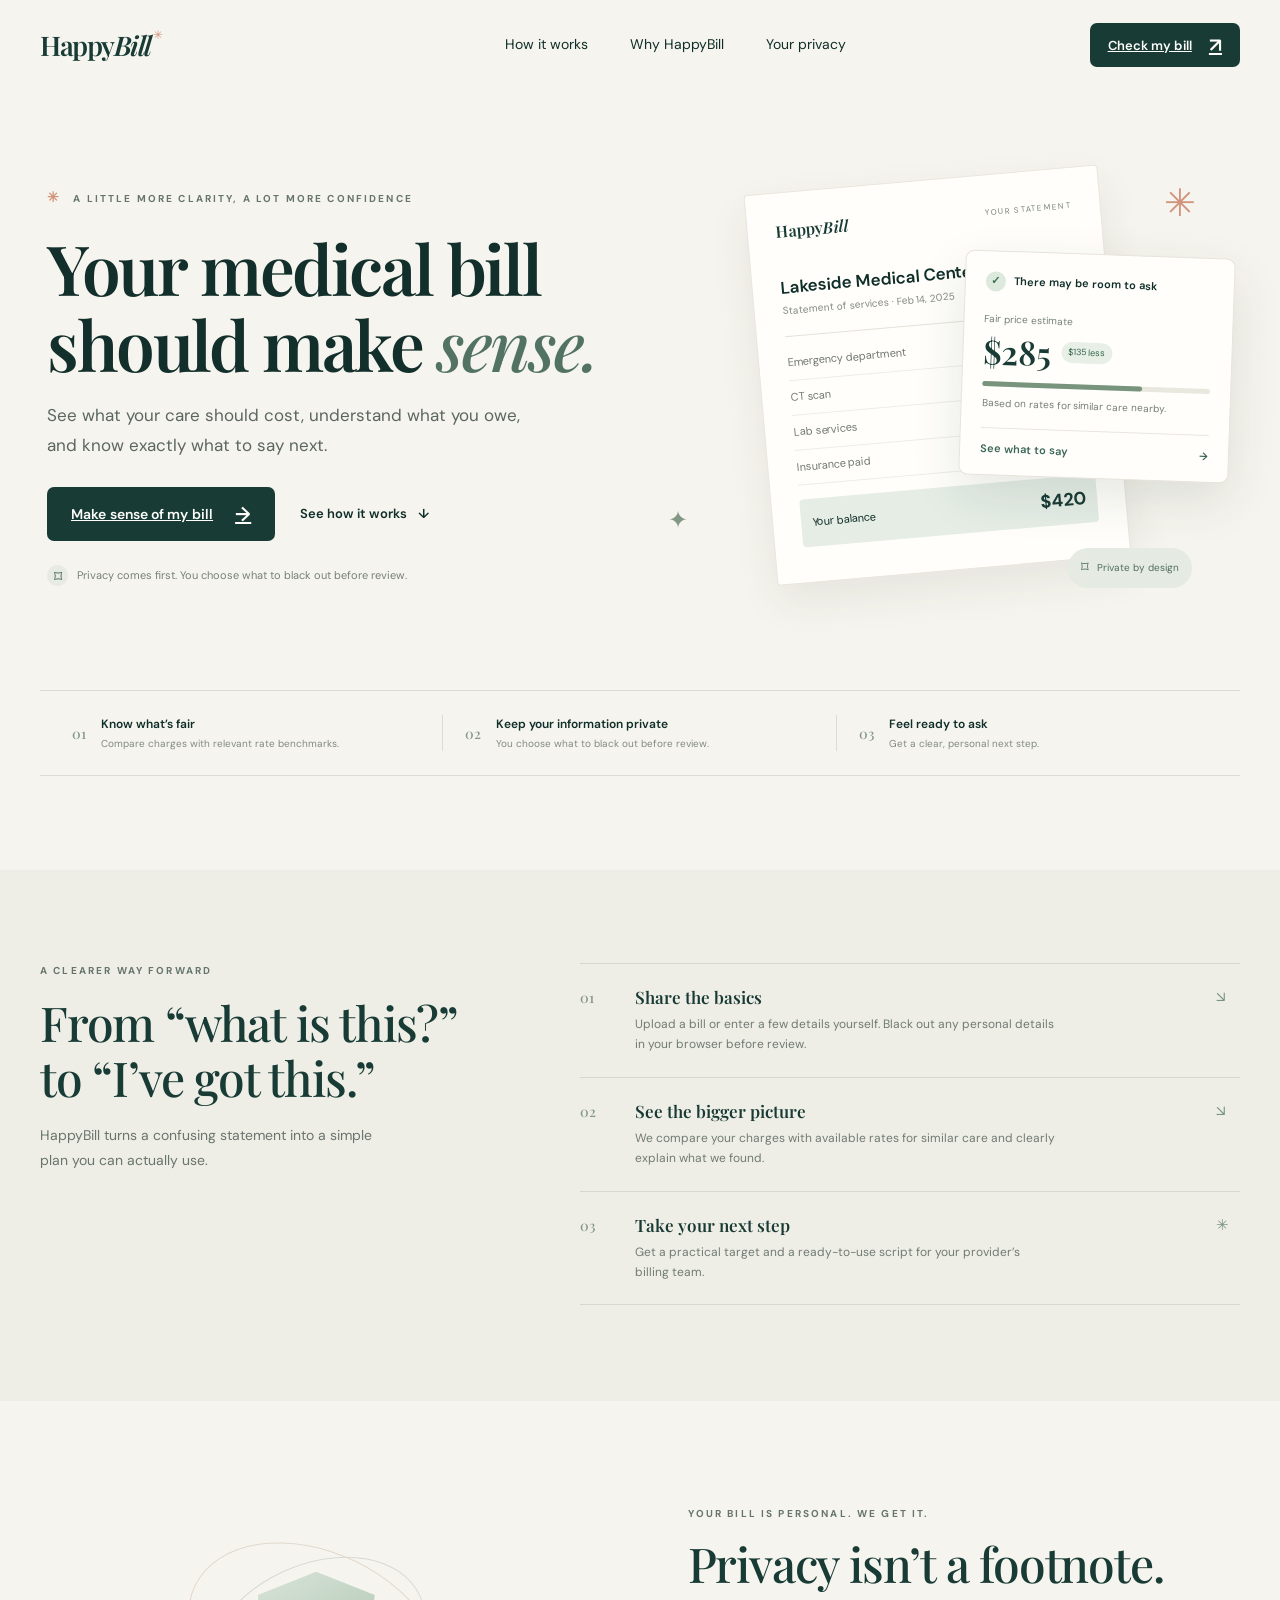
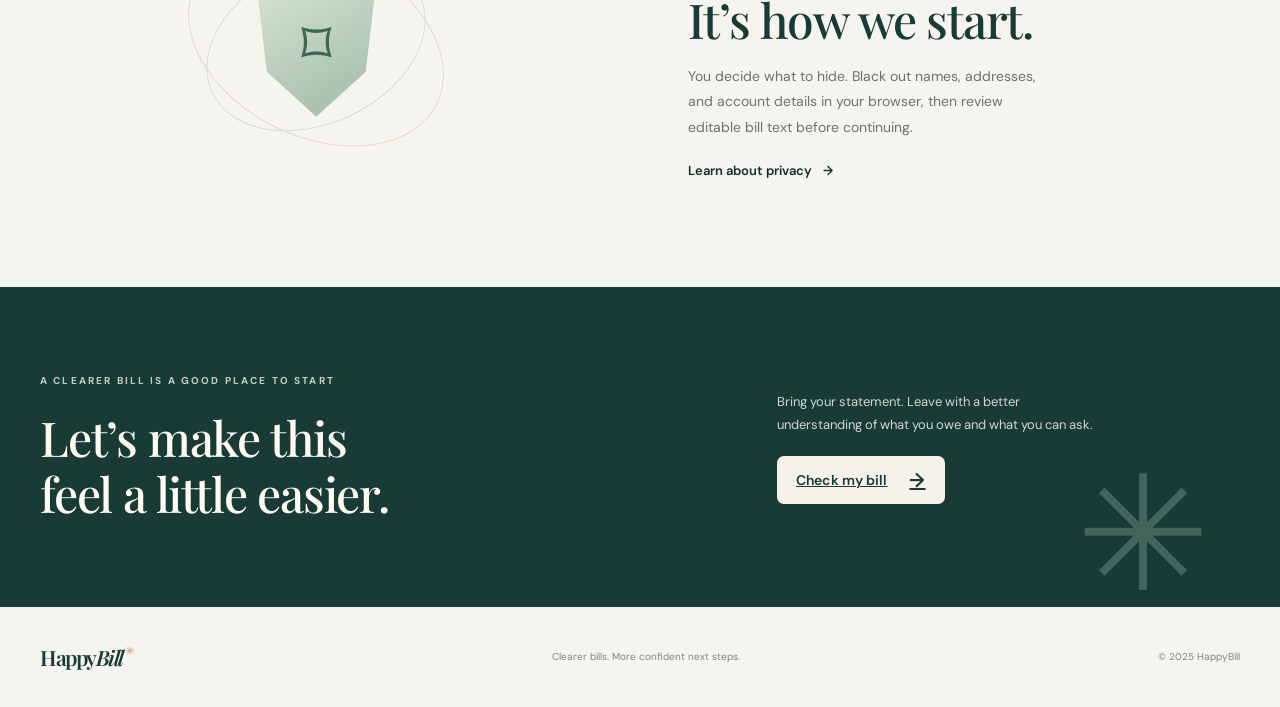
<file: Frontend/index.html>
<!doctype html>
<html lang="en">
<head>
  <meta charset="utf-8" />
  <meta name="viewport" content="width=device-width, initial-scale=1" />
  <meta name="theme-color" content="#f6f4ee" />
  <title>HappyBill — Make sense of your medical bill</title>
  <link rel="preconnect" href="https://fonts.googleapis.com">
  <link rel="preconnect" href="https://fonts.gstatic.com" crossorigin>
  <link href="https://fonts.googleapis.com/css2?family=DM+Sans:wght@400;500;600;700&family=Playfair+Display:wght@500;600;700&display=swap" rel="stylesheet">
  <link rel="stylesheet" href="styles.css" />
</head>
<body>
  <header class="site-header wrap">
    <a class="brand" href="#top" aria-label="HappyBill home">Happy<span>Bill</span><i>✳</i></a>
    <nav aria-label="Main navigation">
      <a href="#how-it-works">How it works</a>
      <a href="#why-happybill">Why HappyBill</a>
      <a href="#privacy">Your privacy</a>
    </nav>
    <a class="button button-small" href="analyze.html">Check my bill <span aria-hidden="true">↗</span></a>
    <button class="menu-toggle" aria-label="Open navigation" aria-expanded="false">☰</button>
  </header>

  <main id="top">
    <section class="hero wrap">
      <div class="hero-copy">
        <p class="eyebrow"><span class="eyebrow-mark">✳</span> A little more clarity, a lot more confidence</p>
        <h1>Your medical bill<br>should make <em>sense.</em></h1>
        <p class="hero-lede">See what your care should cost, understand what you owe, and know exactly what to say next.</p>
        <div class="hero-actions">
          <a class="button" href="analyze.html">Make sense of my bill <span aria-hidden="true">→</span></a>
          <a class="text-link" href="#how-it-works">See how it works <span aria-hidden="true">↓</span></a>
        </div>
        <div class="trust-row"><span class="lock-icon">⌑</span><span>Privacy comes first. You choose what to black out before review.</span></div>
      </div>
      <div class="hero-art" aria-label="Illustration of a medical bill and a clear cost breakdown">
        <div class="spark spark-one">✳</div><div class="spark spark-two">✦</div>
        <article class="paper bill-paper">
          <div class="paper-top"><span class="mini-brand">Happy<span>Bill</span></span><span class="paper-tag">YOUR STATEMENT</span></div>
          <p class="hospital-name">Lakeside Medical Center</p><p class="muted small">Statement of services · Feb 14, 2025</p>
          <div class="bill-rule"></div>
          <div class="bill-line"><span>Emergency department</span><b>$2,840</b></div>
          <div class="bill-line"><span>CT scan</span><b>$1,200</b></div>
          <div class="bill-line"><span>Lab services</span><b>$320</b></div>
          <div class="bill-line"><span>Insurance paid</span><b class="negative">−$3,940</b></div>
          <div class="bill-total"><span>Your balance</span><b>$420</b></div>
          <div class="redaction redaction-one"></div><div class="redaction redaction-two"></div>
        </article>
        <article class="insight-card">
          <div class="insight-head"><span class="check-badge">✓</span><span>There may be room to ask</span></div>
          <p class="insight-label">Fair price estimate</p><div class="price-row"><strong>$285</strong><span class="price-pill">$135 less</span></div>
          <div class="meter"><i></i></div>
          <p class="insight-note">Based on rates for similar care nearby.</p>
          <div class="insight-footer">See what to say <span>→</span></div>
        </article>
        <div class="privacy-note"><span>⌑</span> Private by design</div>
      </div>
    </section>

    <section class="proof-strip wrap" id="why-happybill">
      <div><span class="proof-icon">01</span><p><b>Know what’s fair</b><small>Compare charges with relevant rate benchmarks.</small></p></div>
      <div><span class="proof-icon">02</span><p><b>Keep your information private</b><small>You choose what to black out before review.</small></p></div>
      <div><span class="proof-icon">03</span><p><b>Feel ready to ask</b><small>Get a clear, personal next step.</small></p></div>
    </section>

    <section class="how-section" id="how-it-works">
      <div class="wrap how-inner">
        <div class="section-heading"><p class="eyebrow">A clearer way forward</p><h2>From “what is this?”<br>to “I’ve got this.”</h2><p>HappyBill turns a confusing statement into a simple plan you can actually use.</p></div>
        <div class="steps">
          <article class="step"><span class="step-number">01</span><div><h3>Share the basics</h3><p>Upload a bill or enter a few details yourself. Black out any personal details in your browser before review.</p></div><span class="step-doodle">↘</span></article>
          <article class="step"><span class="step-number">02</span><div><h3>See the bigger picture</h3><p>We compare your charges with available rates for similar care and clearly explain what we found.</p></div><span class="step-doodle">↘</span></article>
          <article class="step"><span class="step-number">03</span><div><h3>Take your next step</h3><p>Get a practical target and a ready-to-use script for your provider’s billing team.</p></div><span class="step-doodle">✳</span></article>
        </div>
      </div>
    </section>

    <section class="privacy-section wrap" id="privacy"><div class="privacy-illustration"><div class="shield">⌑</div><span class="orbit orbit-a"></span><span class="orbit orbit-b"></span></div><div class="privacy-copy"><p class="eyebrow">Your bill is personal. We get it.</p><h2>Privacy isn’t a footnote.<br>It’s how we start.</h2><p>You decide what to hide. Black out names, addresses, and account details in your browser, then review editable bill text before continuing.</p><a class="text-link" href="analyze.html">Learn about privacy <span>→</span></a></div></section>

    <section class="cta-band"><div class="wrap cta-inner"><div><p class="eyebrow">A clearer bill is a good place to start</p><h2>Let’s make this<br>feel a little easier.</h2></div><div><p>Bring your statement. Leave with a better understanding of what you owe and what you can ask.</p><a class="button button-light" href="analyze.html">Check my bill <span>→</span></a></div><span class="cta-flower">✳</span></div></section>
  </main>
  <footer class="site-footer wrap" id="faq"><a class="brand" href="#top">Happy<span>Bill</span><i>✳</i></a><p>Clearer bills. More confident next steps.</p><span>© 2025 HappyBill</span></footer>

</body>
</html>
</file>
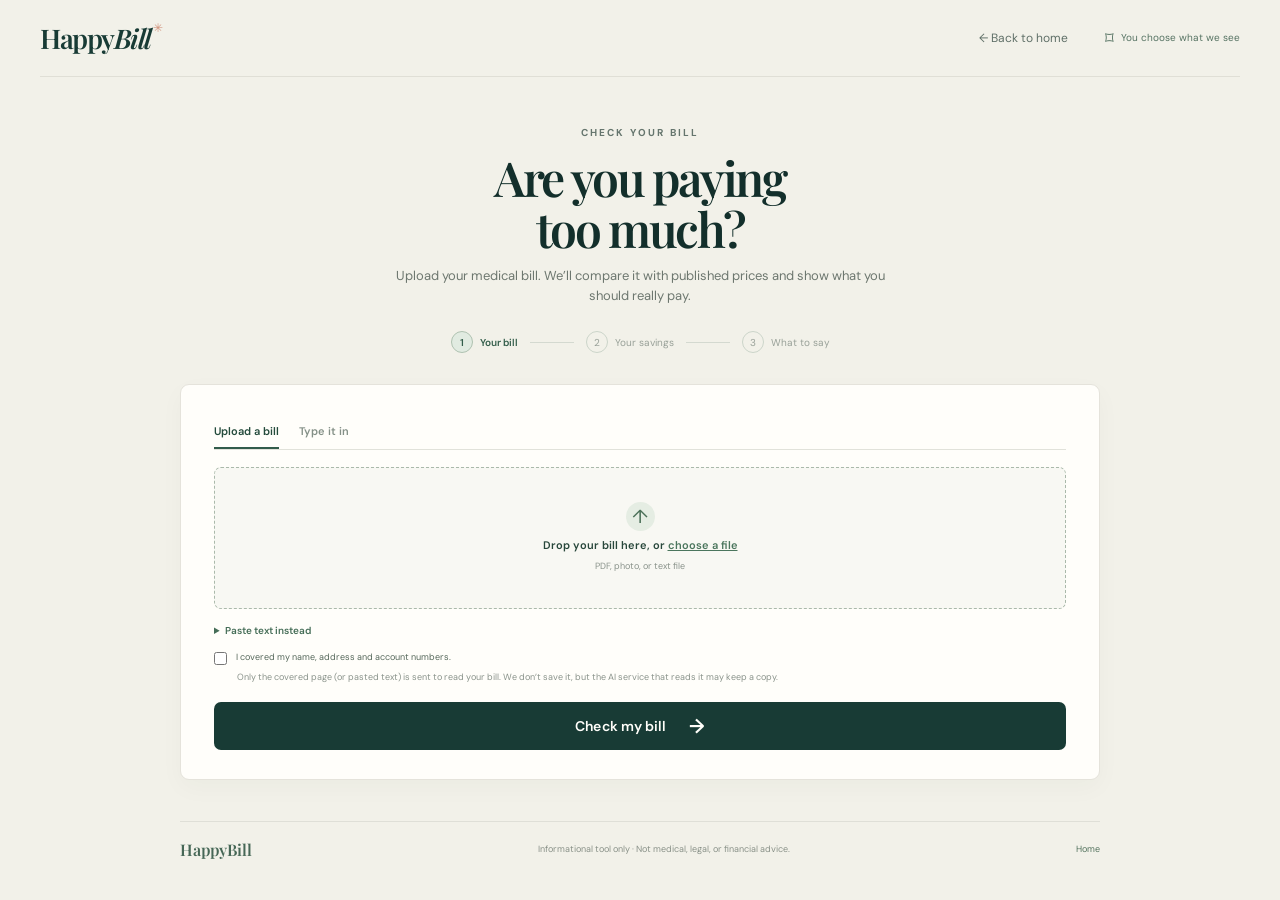
<file: Frontend/analyze.html>
<!doctype html>
<html lang="en">
<head>
  <meta charset="utf-8"><meta name="viewport" content="width=device-width, initial-scale=1"><meta name="theme-color" content="#f6f4ee">
  <title>Check your bill — HappyBill</title>
  <link rel="preconnect" href="https://fonts.googleapis.com"><link rel="preconnect" href="https://fonts.gstatic.com" crossorigin>
  <link href="https://fonts.googleapis.com/css2?family=DM+Sans:wght@400;500;600;700&family=Playfair+Display:wght@500;600;700&display=swap" rel="stylesheet">
  <link rel="stylesheet" href="styles.css"><link rel="stylesheet" href="analyze.css">
</head>
<body class="analyzer-page">
  <header class="site-header wrap"><a class="brand" href="index.html">Happy<span>Bill</span><i>✳</i></a><a class="back-home" href="index.html">← Back to home</a><div class="privacy-header"><span>⌑</span> You choose what we see</div></header>
  <main class="analyzer-main wrap">
    <section class="analyzer-intro"><p class="eyebrow">Check your bill</p><h1>Are you paying<br>too much?</h1><p>Upload your medical bill. We’ll compare it with published prices and show what you should really pay.</p>
      <div class="progress-track" aria-label="Three step process"><div class="progress-step current"><i>1</i><span>Your bill</span></div><b></b><div class="progress-step"><i>2</i><span>Your savings</span></div><b></b><div class="progress-step"><i>3</i><span>What to say</span></div></div>
    </section>

    <section class="work-card" id="bill-step">
      <div class="input-tabs" role="tablist"><button class="input-tab selected" role="tab" aria-selected="true" data-view="upload-view">Upload a bill</button><button class="input-tab" role="tab" aria-selected="false" data-view="manual-view">Type it in</button></div>

      <div id="upload-view" class="input-view">
        <label class="drop-area" id="drop-area" for="bill-file"><span class="upload-symbol">↑</span><b>Drop your bill here, or <u>choose a file</u></b><small>PDF, photo, or text file</small><input id="bill-file" type="file" accept=".pdf,.jpg,.jpeg,.png,.txt,.csv,application/pdf,image/jpeg,image/png,text/plain,text/csv"></label>
        <div class="file-status" aria-live="polite"></div>
        <div class="extract-status hidden" aria-live="polite"></div>
        <div class="redaction-preview hidden" id="redaction-preview">
          <div class="preview-title"><b id="preview-heading">Cover your personal details</b><span id="preview-instructions">Drag over your name, address and account numbers</span></div>
          <div class="canvas-toolbar hidden" id="canvas-toolbar"><button class="subtle-button" id="undo-blackout" type="button">↶ Undo</button><button class="subtle-button" id="clear-blackouts" type="button">Clear</button><div class="pdf-pages hidden" id="pdf-pages"><button class="subtle-button" id="previous-page" type="button">← Previous</button><span id="page-count"></span><button class="subtle-button" id="next-page" type="button">Next →</button></div><button class="subtle-button remove-bill" id="clear-upload" type="button">Remove bill</button></div>
          <div class="canvas-frame hidden" id="canvas-frame"><canvas id="redacted-canvas" aria-label="Bill page. Drag to black out private information."></canvas></div>
        </div>
        <details class="paste-toggle" id="paste-toggle"><summary>Paste text instead</summary><textarea id="bill-text" rows="6" placeholder="Paste your bill’s text here. Remove your name, address and account numbers first."></textarea></details>
        <label class="review-confirm"><input id="confirm-redaction" type="checkbox"><span>I covered my name, address and account numbers.</span></label>
        <p class="privacy-line">Only the covered page (or pasted text) is sent to read your bill. We don’t save it, but the AI service that reads it may keep a copy.</p>
      </div>

      <form id="manual-view" class="input-view manual-form hidden">
        <div class="manual-fields">
          <label>Hospital or clinic <input name="hospital" placeholder="e.g. Lakeside Medical Center" autocomplete="off"></label>
          <label>Insurance <span class="optional">optional</span><input name="payer" placeholder="e.g. Blue Cross PPO" autocomplete="off"></label>
          <div class="line-items-heading"><span>Charges</span></div>
          <div class="line-entry"><label>Service<input name="service" placeholder="e.g. CT scan of head" required></label><label>Code <span class="optional">optional</span><input name="code" placeholder="e.g. 70450" autocomplete="off"></label><label>Charge<input name="charge" type="number" min="0" step="0.01" placeholder="1200" required></label><button type="button" class="remove-line" aria-label="Remove this charge">×</button></div>
          <div class="manual-bottom"><button type="button" class="subtle-button" id="add-line">+ Add a charge</button></div>
          <label>Insurance paid <span class="optional">optional</span><input name="paid_total" type="number" min="0" step="0.01" placeholder="0.00"></label>
          <label>Amount you owe <span class="optional">from your bill</span><input name="owed_total" type="number" min="0" step="0.01" placeholder="0.00"></label>
        </div>
      </form>

      <button class="button continue-button" id="continue-button">Check my bill <span>→</span></button>
      <div class="progress-row hidden" id="progress-row" role="status" aria-live="polite">
        <div class="progress-item" data-step="read"><i></i><span>Reading your bill</span></div>
        <div class="progress-item" data-step="match"><i></i><span>Matching published prices</span></div>
        <div class="progress-item" data-step="write"><i></i><span>Writing your script</span></div>
        <p class="progress-note">This usually takes 10–20 seconds.</p>
      </div>
      <p class="step-error hidden" id="step-error" role="alert"></p>
    </section>

    <section class="results-section hidden" id="results-section">
      <article class="result-card">
        <p class="result-context" id="result-context"></p>
        <h2 class="result-title" id="result-title"></h2>
        <div class="result-flow" id="result-flow">
          <div class="flow-item"><span>Total billed</span><b id="flow-billed"></b></div>
          <div class="flow-arrow" id="arrow-fair" aria-hidden="true"><i>→</i></div>
          <div class="flow-item" id="flow-fair-item"><span id="flow-fair-label">Fair price</span><b id="flow-fair"></b></div>
          <div class="flow-arrow" id="arrow-pay"><i aria-hidden="true">→</i><small id="flow-paid"></small></div>
          <div class="flow-item pay" id="flow-pay-item"><span>You should pay</span><b id="flow-should"></b><small id="flow-asked"></small></div>
        </div>
        <p class="result-note hidden" id="result-note"></p>
      </article>

      <article class="plan-card">
        <div class="plan-head"><h3>What to do next</h3><button class="copy-button" id="copy-script">Copy script</button></div>
        <ol class="next-steps" id="next-steps"></ol>
        <label class="script-label" for="script-text">What to say when you call <span>Fill in your name and account number</span></label>
        <textarea id="script-text" rows="9"></textarea>
      </article>

      <article class="charges-card">
        <h3>Your charges</h3>
        <table class="charges-table"><thead><tr><th>Service</th><th>Billed</th><th id="fair-column">Fair price</th></tr></thead><tbody id="charge-rows"></tbody></table>
        <details class="how-details"><summary>How we got these numbers</summary><div id="how-body"></div></details>
      </article>

      <div class="results-actions"><button class="subtle-button" id="edit-bill">← Fix bill details</button><button class="subtle-button" id="start-over">Check another bill</button></div>
    </section>
    <footer class="analyzer-footer"><span>HappyBill</span><span id="data-sources" hidden></span><span>Informational tool only · Not medical, legal, or financial advice.</span><a href="index.html">Home</a></footer>
  </main>
  <script src="analyze.js"></script>
</body>
</html>
</file>
<file: Frontend/styles.css>
:root{--ink:#183b35;--ink-deep:#102e29;--cream:#f6f4ee;--cream-2:#eeece4;--paper:#fffefa;--sage:#dce7dc;--sage-dark:#becfc1;--muted:#6b7470;--line:#dddcd4;--coral:#e7a38e;--serif:'Playfair Display',Georgia,serif;--sans:'DM Sans',Arial,sans-serif}*{box-sizing:border-box}html{scroll-behavior:smooth}body{margin:0;background:var(--cream);color:var(--ink-deep);font-family:var(--sans);font-size:15px;line-height:1.55}.wrap{width:min(1240px,calc(100% - 80px));margin-inline:auto}.site-header{height:90px;display:flex;align-items:center;justify-content:space-between}.brand{font:600 27px var(--serif);text-decoration:none;color:var(--ink);letter-spacing:-1.5px}.brand span,.mini-brand span{font-style:italic}.brand i{font:normal 12px var(--sans);color:#d1947e;vertical-align:top;margin-left:2px}.site-header nav{display:flex;gap:42px;margin-left:100px}.site-header nav a,.text-link{color:var(--ink-deep);text-decoration:none}.site-header nav a{font-size:14px}.site-header nav a:hover,.text-link:hover{color:#648773}.button{border:0;background:var(--ink);color:#fffefa;border-radius:7px;padding:17px 24px;font:600 14px var(--sans);letter-spacing:.1px;cursor:pointer;display:inline-flex;gap:22px;align-items:center;justify-content:center;transition:.2s ease}.button:hover{background:#28574e;transform:translateY(-1px)}.button span{font-size:20px;line-height:1}.button-small{padding:12px 18px;font-size:13px;gap:17px}.menu-toggle{display:none;border:0;background:none;color:var(--ink);font-size:23px}.hero{min-height:600px;display:grid;grid-template-columns:1fr 1fr;align-items:center;gap:45px;padding-top:28px;padding-bottom:57px}.hero-copy{padding:22px 0 0 7px}.eyebrow{text-transform:uppercase;letter-spacing:2.15px;font-size:10px;font-weight:700;color:#65756d;margin:0 0 22px}.eyebrow-mark{font-size:14px;color:#d3947c;margin-right:8px}h1,h2,h3,p{margin-top:0}h1{font:600 clamp(48px,5.4vw,72px)/1.09 var(--serif);letter-spacing:-2.4px;color:#132f2b;margin:0 0 20px}h1 em{font-weight:500;color:#527264} .hero-lede{max-width:500px;font-size:17px;line-height:1.75;color:#5b6661;margin-bottom:27px}.hero-actions{display:flex;align-items:center;gap:25px}.text-link{font-weight:600;font-size:13px}.text-link span{margin-left:8px}.trust-row{display:flex;align-items:center;gap:9px;color:#758079;font-size:11px;margin-top:24px}.lock-icon{display:grid;place-items:center;background:#e7ebe3;color:#406458;border-radius:50%;width:21px;height:21px;font-size:16px}.hero-art{height:460px;position:relative;display:flex;align-items:center;justify-content:center}.paper{background:var(--paper);box-shadow:0 17px 42px #25392b14;border:1px solid #e9e6dd;border-radius:4px}.bill-paper{width:355px;min-height:392px;padding:27px 28px;position:absolute;transform:rotate(-5deg) translate(-14px,-2px);z-index:1}.paper-top{display:flex;justify-content:space-between;align-items:center;margin-bottom:33px}.mini-brand{font:600 16px var(--serif);color:var(--ink)}.paper-tag{font-size:8px;letter-spacing:1.3px;color:#77827b}.hospital-name{font-size:17px;font-weight:600;margin:0 0 0}.small{font-size:10px}.muted{color:#818881;margin:3px 0 17px}.bill-rule{border-top:1px solid #e4e2d9;margin-bottom:9px}.bill-line{height:35px;border-bottom:1px solid #efede7;display:flex;align-items:center;justify-content:space-between;color:#717871;font-size:11px}.bill-line b{color:#36443e;font-weight:500}.negative{color:#8a918b!important}.bill-total{background:#e5ede5;border-radius:4px;padding:10px 11px;margin-top:14px;display:flex;justify-content:space-between;align-items:center;font-size:11px}.bill-total b{font-size:18px;color:var(--ink)}.redaction{height:5px;background:#d3d5ce;position:absolute;border-radius:4px;opacity:.5}.redaction-one{width:67px;right:63px;top:121px}.redaction-two{width:42px;right:89px;top:139px}.insight-card{position:absolute;z-index:2;right:8px;top:108px;width:270px;background:#fffefa;border:1px solid #e7e4db;border-radius:9px;padding:20px 20px 17px;box-shadow:0 18px 50px #1c38291c;transform:rotate(2deg)}.insight-head{font-size:11px;font-weight:600;display:flex;gap:8px;align-items:center}.check-badge{width:20px;height:20px;border-radius:50%;display:grid;place-items:center;background:#dce9dc;color:#3d6b51}.insight-label{font-size:10px;color:#738078;margin:20px 0 1px}.price-row{display:flex;align-items:center;gap:10px}.price-row strong{font:600 33px var(--serif);color:var(--ink)}.price-pill{font-size:9px;color:#37674d;background:#e7efe6;padding:4px 7px;border-radius:15px}.meter{height:5px;background:#e8e8df;border-radius:8px;margin:9px 0 9px}.meter i{display:block;width:70%;height:100%;border-radius:8px;background:#78947c}.insight-note{font-size:10px;color:#747d76;margin:0 0 17px}.insight-footer{border-top:1px solid #e9e6df;padding-top:12px;font-size:11px;font-weight:600;color:#3b6658;display:flex;justify-content:space-between}.privacy-note{position:absolute;bottom:18px;right:48px;font-size:10px;color:#526d5f;background:#e5ebe2;border-radius:20px;padding:8px 13px;display:flex;gap:8px;align-items:center;z-index:3}.privacy-note span{font-size:15px}.spark{position:absolute;color:#d2937d}.spark-one{font-size:38px;top:28px;right:44px}.spark-two{font-size:24px;bottom:67px;left:5px;color:#829885}.proof-strip{border-top:1px solid var(--line);border-bottom:1px solid var(--line);display:grid;grid-template-columns:repeat(3,1fr);padding:24px 10px;margin-bottom:94px}.proof-strip>div{display:flex;align-items:center;gap:15px;padding:0 22px;border-right:1px solid var(--line)}.proof-strip>div:last-child{border:0}.proof-icon,.step-number{font:500 14px var(--serif);color:#83978a}.proof-strip p{margin:0;display:flex;flex-direction:column;gap:2px}.proof-strip b{font-size:12px;font-weight:600}.proof-strip small{color:#818a83;font-size:10px}.how-section{background:#eeeee7;padding:93px 0 96px}.how-inner{display:grid;grid-template-columns:.8fr 1.2fr;gap:100px}.section-heading .eyebrow{margin-bottom:16px}.section-heading h2,.privacy-copy h2,.cta-inner h2{font:500 clamp(34px,4vw,48px)/1.16 var(--serif);letter-spacing:-1.2px;color:var(--ink);margin:0 0 17px}.section-heading>p:last-child,.privacy-copy>p:not(.eyebrow){color:#69746d;max-width:360px;font-size:14px;line-height:1.8}.steps{border-top:1px solid #d5d8cf}.step{display:grid;grid-template-columns:38px 1fr 24px;gap:17px;padding:22px 0;border-bottom:1px solid #d5d8cf}.step-number{padding-top:2px}.step h3{font:600 17px var(--serif);margin:0 0 6px;color:#193a34}.step p{font-size:12px;line-height:1.7;color:#707b73;max-width:420px;margin:0}.step-doodle{color:#7a9482}.privacy-section{display:grid;grid-template-columns:1fr 1fr;gap:95px;align-items:center;padding-block:105px}.privacy-illustration{height:250px;position:relative;display:grid;place-items:center}.shield{width:130px;height:145px;clip-path:polygon(50% 0,95% 16%,88% 69%,50% 100%,12% 69%,5% 16%);background:linear-gradient(150deg,#d9e5d9,#9fb9a3);display:grid;place-items:center;color:#3d6654;font-size:60px;z-index:1}.orbit{position:absolute;border:1px solid #d6dcd2;border-radius:50%;width:230px;height:160px;transform:rotate(-25deg)}.orbit-b{width:270px;height:185px;transform:rotate(26deg);border-color:#e1d9cc}.privacy-copy .eyebrow{margin-bottom:14px}.privacy-copy>p:not(.eyebrow){margin-bottom:19px}.cta-band{background:var(--ink);color:#f8f5ed;position:relative;overflow:hidden}.cta-inner{min-height:320px;padding-block:66px;display:grid;grid-template-columns:1fr .75fr;gap:120px;align-items:center;position:relative}.cta-inner .eyebrow{color:#c4d1c4}.cta-inner h2{color:#fffaf1;margin-bottom:0}.cta-inner>div:nth-child(2)>p{color:#d0d7cf;font-size:13px;max-width:330px;line-height:1.8;margin-bottom:20px}.button-light{background:#f5f2e9;color:var(--ink);padding:14px 19px}.button-light:hover{background:#fff}.cta-flower{position:absolute;color:#44655b;font-size:160px;right:30px;bottom:-53px}.site-footer{height:100px;display:flex;align-items:center;justify-content:space-between}.site-footer .brand{font-size:21px}.site-footer p,.site-footer>span{font-size:10px;color:#7c857e;margin:0}.analyzer-dialog{border:1px solid #e0ded5;border-radius:14px;padding:35px;width:min(560px,calc(100% - 28px));max-height:90vh;background:#faf9f4;color:var(--ink-deep);box-shadow:0 24px 100px #13291e38}.analyzer-dialog::backdrop{background:#102b25a8;backdrop-filter:blur(3px)}.dialog-close{position:absolute;right:17px;top:12px;border:0;background:none;font:300 29px var(--sans);color:#69776e;cursor:pointer}.dialog-heading .eyebrow{margin-bottom:7px}.dialog-heading h2{font:500 34px var(--serif);margin:0 0 5px}.dialog-heading>p:last-child{font-size:12px;color:#758078;margin-bottom:21px}.tabs{display:flex;border-bottom:1px solid #ddded5;margin-bottom:18px}.tab{border:0;background:none;color:#79827a;padding:10px 13px;font:600 12px var(--sans);cursor:pointer;border-bottom:2px solid transparent}.tab.active{color:var(--ink);border-bottom-color:var(--ink)}.upload-box{height:155px;border:1px dashed #aebbb0;border-radius:8px;background:#f4f5ef;display:flex;flex-direction:column;align-items:center;justify-content:center;gap:7px;text-align:center;cursor:pointer}.upload-box.dragging{background:#e6eee5;border-color:#567964}.upload-icon{width:30px;height:30px;border-radius:50%;display:grid;place-items:center;background:#e0e9df;color:#3f6656;font-size:20px}.upload-box strong{font-size:12px;font-weight:600}.upload-box u{color:#426a56}.upload-box small{color:#879087;font-size:10px}.upload-box input{position:absolute;width:1px;height:1px;opacity:0}.selected-file{font-size:11px;color:#3e6954;margin-top:9px}.privacy-inline{display:flex;align-items:flex-start;gap:10px;margin:18px 0;color:#758078;font-size:10px;line-height:1.6}.privacy-inline>span:first-child{font-size:19px;color:#50705d}.privacy-inline b{color:#365649}.manual-panel{display:grid;gap:12px}.manual-panel label{font-size:10px;font-weight:600;color:#4b5e54;display:grid;gap:5px}.manual-panel input{width:100%;border:1px solid #d9ddd4;background:#fffefa;border-radius:5px;padding:10px 11px;font:12px var(--sans);color:#183b35;outline:none}.manual-panel input:focus{border-color:#718d78;box-shadow:0 0 0 2px #dce7dc}.form-row{display:grid;grid-template-columns:1fr 1fr;gap:12px}.optional{font-weight:400;color:#969e97}.analyze-button{width:100%;padding:14px;margin:10px 0 0}.demo-note{font-size:9px;color:#929992;text-align:center;margin:13px 0 0}.hidden{display:none!important}.analysis-result{margin-top:15px;padding:16px;background:#e8eee5;border-radius:7px}.analysis-result h3{font:600 18px var(--serif);margin:0 0 7px}.analysis-result p{font-size:11px;color:#53675a;line-height:1.6;margin:0 0 10px}.result-target{font:600 26px var(--serif);color:var(--ink)}.copy-script{border:0;background:var(--ink);color:white;padding:9px 12px;border-radius:4px;font:600 10px var(--sans);cursor:pointer}.script-preview{background:#fffefa;border-left:2px solid #9daf9e;padding:9px 11px!important;margin:8px 0!important}
@media(max-width:900px){.wrap{width:min(100% - 48px,700px)}.site-header nav{gap:19px;margin-left:0}.hero{gap:10px;min-height:550px}.hero-art{transform:scale(.85);transform-origin:center}.hero-copy{position:relative;z-index:4}.hero-lede{font-size:15px}.hero-actions{align-items:flex-start;flex-direction:column;gap:15px}.how-inner{gap:45px}.privacy-section{gap:40px}.cta-inner{gap:50px}}
@media(max-width:640px){.wrap{width:calc(100% - 38px)}.site-header{height:72px}.site-header nav{display:none;position:absolute;top:65px;left:19px;right:19px;background:#fffefa;border:1px solid var(--line);border-radius:8px;padding:16px;z-index:10;box-shadow:0 10px 24px #122c2117}.site-header nav.open{display:flex;flex-direction:column;gap:14px}.site-header nav a{padding:3px}.site-header>.button{margin-left:auto;margin-right:13px;padding:10px 12px;font-size:11px}.menu-toggle{display:block}.brand{font-size:24px}.hero{display:flex;flex-direction:column;align-items:stretch;padding-top:33px;padding-bottom:19px;gap:2px}.hero-copy{padding:0}.eyebrow{font-size:9px;letter-spacing:1.8px;margin-bottom:17px}h1{font-size:48px;letter-spacing:-1.6px}.hero-lede{font-size:14px;line-height:1.7;max-width:390px;margin-bottom:21px}.hero-actions{flex-direction:row;align-items:center;gap:15px;flex-wrap:wrap}.button{padding:14px 17px;font-size:12px;gap:14px}.trust-row{font-size:9px;margin-top:17px}.hero-art{height:350px;transform:scale(.76);transform-origin:top center;margin:15px -35px -73px}.bill-paper{left:calc(50% - 200px)}.insight-card{right:calc(50% - 180px)}.proof-strip{grid-template-columns:1fr;padding:11px 6px;margin:29px auto 58px}.proof-strip>div{border-right:0;border-bottom:1px solid var(--line);padding:13px 8px}.proof-strip>div:last-child{border:0}.proof-strip small{font-size:10px}.how-section{padding:62px 0}.how-inner{grid-template-columns:1fr;gap:32px}.section-heading h2,.privacy-copy h2,.cta-inner h2{font-size:37px}.steps{margin-top:0}.step{padding:18px 0;gap:10px}.step h3{font-size:16px}.privacy-section{grid-template-columns:1fr;gap:14px;padding-block:63px}.privacy-illustration{height:190px;order:2}.privacy-copy{order:1}.privacy-copy>p:not(.eyebrow){font-size:12px}.cta-inner{grid-template-columns:1fr;gap:22px;padding-block:53px;min-height:0}.cta-inner>div:nth-child(2)>p{font-size:12px}.cta-flower{font-size:105px;right:-17px;bottom:-32px}.site-footer{height:auto;min-height:105px;display:grid;grid-template-columns:1fr auto;gap:0;padding-block:18px}.site-footer p{grid-column:1}.site-footer>span{grid-column:2;grid-row:1/3}.analyzer-dialog{padding:27px 19px 20px}.dialog-heading h2{font-size:29px}.dialog-heading>p:last-child{font-size:11px}.upload-box{height:140px}.form-row{gap:8px}}
</file>
<file: Frontend/analyze.css>
.button{text-decoration:none}.analyzer-page{background:#f2f1e9;min-height:100vh}.analyzer-page .site-header{height:77px;border-bottom:1px solid #e0dfd6}.back-home{font-size:12px;color:#607068;text-decoration:none;margin-left:auto;margin-right:37px}.privacy-header{font-size:10px;color:#557262;display:flex;gap:7px;align-items:center}.privacy-header span{font-size:17px}.analyzer-main{max-width:920px;padding:48px 0 20px}.analyzer-intro{text-align:center;margin:0 auto 31px}.analyzer-intro .eyebrow{margin-bottom:11px}.analyzer-intro h1{font-size:48px;line-height:1.08;margin-bottom:11px}.analyzer-intro>p:not(.eyebrow){font-size:13px;color:#6d776f;max-width:490px;margin:0 auto}.progress-track{display:flex;align-items:center;justify-content:center;gap:12px;margin-top:25px}.progress-track>b{width:44px;border-top:1px solid #d4d9d0}.progress-step{display:flex;align-items:center;gap:7px;color:#98a098;font-size:10px}.progress-step i{font-style:normal;width:22px;height:22px;border:1px solid #ccd5ca;border-radius:50%;display:grid;place-items:center;font-size:10px}.progress-step.current{color:#345e4b;font-weight:600}.progress-step.current i{background:#e1ebe1;border-color:#afc2b1;color:#345e4b}.work-card,.summary-card,.lines-card,.script-card{background:#fffefa;border:1px solid #e5e3db;border-radius:9px;box-shadow:0 8px 24px #193b2d08}.work-card{padding:29px 33px}.card-heading{margin-bottom:19px}.step-count{font-size:9px;letter-spacing:1.5px;font-weight:700;color:#718578}.card-heading h2,.results-top h2{font:600 26px var(--serif);letter-spacing:-.4px;margin:6px 0 5px;color:#193a34}.card-heading p,.results-top p{font-size:11px;color:#758078;margin:0;line-height:1.65}.input-tabs{display:flex;border-bottom:1px solid #e1e2da;margin-bottom:17px;gap:20px}.input-tab{border:0;border-bottom:2px solid transparent;background:none;padding:10px 0 9px;font:600 11px var(--sans);color:#849087;cursor:pointer}.input-tab.selected{border-bottom-color:#325c4b;color:#244b3c}.drop-area{min-height:142px;border:1px dashed #aab9aa;border-radius:7px;background:#f8f8f3;display:flex;flex-direction:column;align-items:center;justify-content:center;gap:6px;cursor:pointer;color:#28473b}.drop-area.over{background:#edf3eb;border-color:#587965}.drop-area .upload-symbol{width:29px;height:29px;border-radius:50%;background:#e5ede3;display:grid;place-items:center;font-size:19px;color:#4b7058}.drop-area b{font-size:11px;font-weight:600}.drop-area u{color:#4b765d}.drop-area small{font-size:9px;color:#89928a}.drop-area input{position:absolute;width:1px;height:1px;opacity:0}.file-status,.extract-status{font-size:10px;color:#44694f;margin-top:8px}.extract-status{padding:10px 12px;background:#f0f4ed;border-radius:5px;line-height:1.55}.paste-fallback{display:grid;gap:7px;margin-top:19px}.paste-fallback label,.manual-fields label,.manual-bottom label{font-size:10px;font-weight:600;color:#53665a;display:grid;gap:5px}.paste-fallback label span,.optional{font-weight:400;color:#98a098}.paste-fallback textarea,.manual-fields input,.manual-bottom input{font:11px var(--sans);color:#223c32;background:#fff;border:1px solid #dcdfd7;border-radius:5px;padding:10px;outline:none;resize:vertical}.paste-fallback textarea:focus,.manual-fields input:focus,.manual-bottom input:focus,.script-card textarea:focus{border-color:#88a28c;box-shadow:0 0 0 2px #e3ede2}.subtle-button{border:0;background:none;color:#456d57;font:600 10px var(--sans);cursor:pointer;padding:4px 0;text-align:left}.privacy-callout{margin-top:16px;border-radius:6px;background:#eff3eb;padding:12px;display:flex;gap:10px;align-items:flex-start}.privacy-callout>span:first-child{font-size:19px;color:#557361}.privacy-callout p{font-size:9px;color:#758078;margin:0;line-height:1.55;flex:1}.privacy-callout p b{font-size:10px;color:#315542}.local-tag{font-size:8px;letter-spacing:.7px;color:#55735c;background:#e0e9dc;border-radius:10px;padding:4px 7px;white-space:nowrap}.privacy-footnote{text-align:center;margin:15px 0 10px;color:#7c877e;font-size:9px}.continue-button{width:100%;padding:14px}.step-error{color:#9a574a;font-size:10px;margin:9px 0 0}.redaction-preview{margin-top:14px;border:1px solid #dce3d9;background:#fafbf7;border-radius:6px;padding:12px}.preview-title{display:flex;justify-content:space-between;font-size:10px;color:#46614f}.preview-title span{font-size:9px;color:#6d8871}.redaction-preview pre{white-space:pre-wrap;word-break:break-word;max-height:150px;overflow:auto;font:10px/1.6 var(--sans);color:#5e6c62;margin:9px 0}.redacted-token{background:#d6ded4;color:#50644f;border-radius:3px;padding:0 3px}.manual-note{background:#eff3eb;padding:11px;border-radius:5px;font-size:10px;color:#68776b;margin-bottom:15px}.manual-note span{color:#6c8c70;margin-right:5px}.manual-fields{display:grid;grid-template-columns:1fr 1fr;gap:12px}.manual-fields .wide{grid-column:1/-1}.manual-fields input,.manual-bottom input{font-weight:400}.line-items-heading{grid-column:1/-1;display:flex;justify-content:space-between;align-items:center;color:#335343;font-size:10px;font-weight:700;padding-top:4px;border-top:1px solid #ecece4}.line-entry{grid-column:1/-1;display:grid;grid-template-columns:1.2fr .75fr .7fr .7fr .7fr;gap:8px}.line-entry label{font-size:9px}.line-entry input{min-width:0;padding:9px 7px;font-size:10px}.manual-bottom{grid-column:1/-1;display:grid;grid-template-columns:1fr 1fr;gap:12px;margin-top:3px}.results-section{margin-top:40px}.results-top{display:flex;justify-content:space-between;align-items:flex-end;margin-bottom:15px}.results-top h2{font-size:30px}.results-top .subtle-button{margin-bottom:8px}.results-grid{display:grid;grid-template-columns:.8fr 1.2fr;gap:14px}.summary-card,.lines-card{padding:20px}.summary-label{font-size:8px;letter-spacing:1.4px;color:#7b8c7e;font-weight:700;margin-bottom:17px}.summary-balance{display:flex;flex-direction:column;gap:1px;border-bottom:1px solid #ecece4;padding-bottom:13px;margin-bottom:11px}.summary-balance span{font-size:10px;color:#78817a}.summary-balance strong{font:600 27px var(--serif);color:#1a3e34}.summary-balance.fair strong{font-size:23px;color:#52765d}.summary-difference{background:#f1f3ec;border-radius:5px;padding:10px;display:flex;justify-content:space-between;align-items:center;font-size:9px;color:#627266}.summary-difference b{font:600 16px var(--serif);color:#45684e}.estimate-disclaimer{font-size:8px;line-height:1.5;color:#969e96;margin:11px 0 0}.lines-title{display:flex;flex-direction:column;gap:3px;padding-bottom:10px;border-bottom:1px solid #e8e8df}.lines-title b{font:600 15px var(--serif);color:#254639}.lines-title span{font-size:9px;color:#828b82}.charge-row{display:grid;grid-template-columns:1fr auto;gap:4px;padding:11px 0;border-bottom:1px solid #efeee8}.charge-row:last-child{border:0}.charge-name{font-size:10px;color:#33473b;font-weight:600}.charge-code{font-size:8px;color:#8a948a;margin-left:6px}.charge-amount{text-align:right;font-size:10px;font-weight:600;color:#284236}.charge-meta{grid-column:1/-1;display:flex;gap:8px;align-items:center;font-size:8px;color:#899188}.charge-flag{color:#9b674c;background:#f5ece4;border-radius:8px;padding:2px 6px}.charge-ok{color:#547553;background:#edf2e9;border-radius:8px;padding:2px 6px}.script-card{margin-top:14px;padding:20px}.script-title{display:flex;justify-content:space-between;align-items:center}.script-title h3,.prompt-heading h3{font:600 19px var(--serif);color:#234638;margin:5px 0 2px}.script-title p,.prompt-heading p{font-size:9px;color:#808a81;margin:0 0 11px}.copy-button{border:0;border-radius:4px;background:#e6ede3;color:#345c47;padding:9px 12px;font:600 9px var(--sans);cursor:pointer}.copy-button:hover{background:#d9e6d7}.script-card textarea{width:100%;resize:vertical;border:1px solid #e2e4dc;border-radius:5px;padding:12px;font:10px/1.65 var(--sans);color:#546359;outline:none}.script-hint{font-size:8px;color:#929a91;margin-top:7px}.prompt-section{padding-top:35px}.prompt-heading{margin-bottom:14px}.prompt-heading h3{font-size:22px}.prompt-grid{display:grid;grid-template-columns:repeat(4,1fr);gap:10px}.prompt-card{background:#e9ede4;border:1px solid #e0e5da;border-radius:7px;padding:14px;min-height:183px;display:flex;flex-direction:column}.prompt-number{font:500 11px var(--serif);color:#849985}.prompt-card h4{font:600 13px var(--serif);color:#274638;margin:7px 0}.prompt-card p{font-size:9px;line-height:1.6;color:#69766b;margin:0 0 10px;flex:1}.prompt-card button{border:0;background:none;text-align:left;padding:0;color:#52745a;font:600 9px var(--sans);cursor:pointer}.results-actions{display:flex;justify-content:space-between;align-items:center;border-top:1px solid #dcdfd6;margin-top:27px;padding-top:14px}.results-actions>span{font-size:8px;color:#899188}.analyzer-footer{display:flex;align-items:center;justify-content:space-between;border-top:1px solid #dfdfd7;margin-top:41px;padding:17px 0 20px;color:#899188;font-size:9px}.analyzer-footer span:first-child{font:600 16px var(--serif);color:#466756}.analyzer-footer a{color:#55745f;text-decoration:none}.hidden{display:none!important}
@media(max-width:700px){.analyzer-page .site-header{height:65px}.privacy-header{display:none}.back-home{margin-right:0;font-size:10px}.analyzer-main{padding-top:33px}.analyzer-intro h1{font-size:41px}.work-card{padding:21px 17px}.card-heading h2{font-size:22px}.manual-fields{grid-template-columns:1fr}.manual-fields .wide,.line-items-heading,.line-entry,.manual-bottom{grid-column:1}.line-entry{grid-template-columns:1fr 1fr}.line-entry label:first-child{grid-column:1/-1}.results-top{align-items:flex-start;gap:10px}.results-top h2{font-size:25px}.results-grid{grid-template-columns:1fr}.prompt-grid{grid-template-columns:1fr 1fr}.prompt-card{min-height:165px}.analyzer-footer{gap:10px;flex-wrap:wrap}.analyzer-footer span:nth-child(2){order:3;width:100%}}
@media(max-width:420px){.progress-track{gap:6px}.progress-track>b{width:22px}.progress-step{font-size:9px;gap:4px}.progress-step i{width:19px;height:19px}.input-tabs{gap:15px}.input-tab{font-size:10px}.prompt-grid{grid-template-columns:1fr}.prompt-card{min-height:auto}.results-actions{align-items:flex-start;gap:10px;flex-direction:column}}
.redacted-canvas{display:block;max-width:100%;max-height:280px;margin:10px auto;border:1px solid #e5e7df;border-radius:4px}.preview-actions{display:flex;justify-content:space-between;align-items:center}
.redacted-canvas{touch-action:none;cursor:crosshair;user-select:none}.canvas-frame{margin-top:10px;background:#f1f2ed;padding:10px;border-radius:5px;overflow:auto}.canvas-toolbar{display:flex;justify-content:space-between;align-items:center;gap:10px;margin-top:9px}.pdf-pages{display:flex;align-items:center;gap:9px}.pdf-pages span{font-size:9px;color:#728075;white-space:nowrap}.review-confirm{display:flex;gap:9px;align-items:flex-start;margin:12px 0 0;color:#56685b;font-size:9px;line-height:1.5;cursor:pointer}.review-confirm input{accent-color:#315b49;margin:1px 0 0;flex:none}
.line-entry{grid-template-columns:repeat(3,minmax(0,1fr))}.summary-stat{display:flex;justify-content:space-between;align-items:center;padding:6px 0;border-bottom:1px solid #efeee8;font-size:9px;color:#78817a}.summary-stat b{font-size:10px;color:#33483c}
.draw-hint{font-size:9px;color:#65756a;margin-right:auto}
.charge-meta{flex-wrap:wrap}.continue-button:disabled{cursor:progress;transform:none}
#redacted-canvas{display:block;width:100%;height:auto;max-height:none;margin:0 auto;touch-action:none;cursor:crosshair;user-select:none;border:1px solid #e5e7df;border-radius:4px;background:#fff}
.canvas-frame{max-height:80vh}
.progress-row{display:flex;justify-content:center;flex-wrap:wrap;gap:10px 22px;margin-top:14px;font-size:10px;color:#98a098}
.progress-item{display:flex;align-items:center;gap:7px}
.progress-item i{width:16px;height:16px;border-radius:50%;border:1.5px solid #ccd5ca;display:grid;place-items:center;font-style:normal;font-size:9px;flex:none;box-sizing:border-box}
.progress-item.active{color:#345e4b;font-weight:600}
.progress-item.active i{border-color:#d9e4d8;border-top-color:#325c4b;animation:hb-spin .8s linear infinite}
.progress-item.done{color:#4b7058}
.progress-item.done i{background:#325c4b;border-color:#325c4b;color:#fff}
.progress-item.done i::after{content:'✓'}
.progress-note{width:100%;text-align:center;font-size:9px;color:#98a098;margin:0}
@keyframes hb-spin{to{transform:rotate(360deg)}}
@media(prefers-reduced-motion:reduce){.progress-item.active i{animation:none;background:#e1ebe1}}
/* ---- input step (simplified) ---- */
.canvas-toolbar .remove-bill{margin-left:auto;color:#9a574a}
.paste-toggle{margin-top:14px;font-size:10px;color:#456d57}
.paste-toggle summary{cursor:pointer;font-weight:600;width:max-content}
.paste-toggle textarea{width:100%;box-sizing:border-box;margin-top:8px;font:11px var(--sans);color:#223c32;background:#fff;border:1px solid #dcdfd7;border-radius:5px;padding:10px;outline:none;resize:vertical}
.paste-toggle textarea:focus{border-color:#88a28c;box-shadow:0 0 0 2px #e3ede2}
.privacy-line{font-size:9px;color:#8a938b;margin:6px 0 18px 23px;line-height:1.5}
.manual-form{margin-bottom:18px}
.manual-form .line-entry{grid-template-columns:minmax(0,1.8fr) minmax(0,.8fr) minmax(0,.8fr) 26px;align-items:end}
.remove-line{border:0;background:none;color:#9aa39b;font-size:18px;line-height:1;padding:0 0 9px;cursor:pointer}
.remove-line:hover{color:#9a574a}
.manual-form .manual-bottom{display:block;margin-top:-4px}

/* ---- results ---- */
.results-section{margin-top:28px;display:grid;gap:14px}
.result-card,.plan-card,.charges-card{background:#fffefa;border:1px solid #e5e3db;border-radius:12px;box-shadow:0 8px 24px #193b2d08}
.result-card{padding:30px 32px 26px;text-align:center}
.result-context{font-size:10px;color:#7b8c7e;margin:0 0 6px}
.result-title{font:600 38px/1.15 var(--serif);color:#193a34;margin:0 0 24px;letter-spacing:-.5px}
.result-title em{font-style:normal;color:#3f7a57}
.result-flow{display:grid;grid-template-columns:1fr auto 1fr auto 1fr;gap:8px}
.flow-item{background:#f4f3ec;border-radius:9px;padding:16px 12px;display:flex;flex-direction:column;justify-content:center;gap:5px}
.flow-item span{font-size:10px;color:#6d776f}
.flow-item b{font:600 25px var(--serif);color:#193a34}
.flow-item small{font-size:9px;color:#8a938b}
.flow-item.pay{background:#193a34}
.flow-item.pay span,.flow-item.pay small{color:#bcd0c2}
.flow-item.pay b{color:#fff}
.flow-arrow{display:flex;flex-direction:column;align-items:center;justify-content:center;gap:3px;color:#9aa89c;min-width:22px}
.flow-arrow i{font-style:normal;font-size:16px}
.flow-arrow small{font-size:8.5px;color:#6d776f;max-width:88px;line-height:1.3}
.result-note{font-size:9px;color:#8a938b;margin:14px 0 0}
.plan-card,.charges-card{padding:22px 26px}
.plan-head{display:flex;justify-content:space-between;align-items:center;margin-bottom:8px}
.plan-card h3,.charges-card h3{font:600 19px var(--serif);color:#234638;margin:0}
.next-steps{margin:0 0 16px;padding-left:18px;font-size:11px;line-height:1.6;color:#33483c}
.next-steps li{padding:2px 0}
.script-label{display:flex;justify-content:space-between;gap:10px;font-size:10px;font-weight:600;color:#53665a;margin-bottom:6px}
.script-label span{font-weight:400;color:#98a098}
.plan-card textarea{width:100%;box-sizing:border-box;resize:vertical;border:1px solid #e2e4dc;border-radius:6px;padding:12px;font:11px/1.65 var(--sans);color:#3f5046;outline:none;background:#fff}
.plan-card textarea:focus{border-color:#88a28c;box-shadow:0 0 0 2px #e3ede2}
.charges-table{width:100%;border-collapse:collapse;margin-top:10px;font-size:11px}
.charges-table th{text-align:left;font-size:9px;letter-spacing:.8px;text-transform:uppercase;color:#7b8c7e;font-weight:700;padding:8px 0;border-bottom:1px solid #e8e8df}
.charges-table th:not(:first-child),.charges-table td:not(:first-child){text-align:right;white-space:nowrap;padding-left:16px}
.charges-table td{padding:11px 0;border-bottom:1px solid #efeee8;color:#33483c;vertical-align:top}
.charges-table tr:last-child td{border-bottom:0}
.charges-table .code{font-size:9px;color:#8a948a;margin-left:6px}
.charges-table .fair{font-weight:600;color:#3f7a57}
.charges-table .none{color:#b0b6ae}
.charges-table .flag{display:inline-block;margin-left:6px;font-size:8.5px;color:#9b674c;background:#f5ece4;border-radius:8px;padding:1px 6px}
.charges-table .sub{display:block;font-size:9px;color:#8a938b;margin-top:2px}
.how-details{margin-top:14px;border-top:1px solid #efeee8;padding-top:12px;font-size:10px;color:#6d776f}
.how-details summary{cursor:pointer;font-weight:600;color:#456d57;width:max-content}
.how-details ul{margin:8px 0;padding-left:16px;line-height:1.6}
.how-details p{margin:6px 0;line-height:1.6}
.results-section .results-actions{border-top:0;margin-top:2px;padding-top:0}
@media(max-width:700px){
  .result-card{padding:24px 18px}
  .result-title{font-size:29px}
  .result-flow{grid-template-columns:1fr}
  .flow-arrow{flex-direction:row;min-height:20px}
  .flow-arrow i{transform:rotate(90deg)}
  .flow-arrow small{max-width:none}
  .manual-form .line-entry{grid-template-columns:minmax(0,1fr) minmax(0,1fr) 26px}
  .manual-form .line-entry label:first-child{grid-column:1/-1}
  .plan-card,.charges-card{padding:18px}
}
</file>
